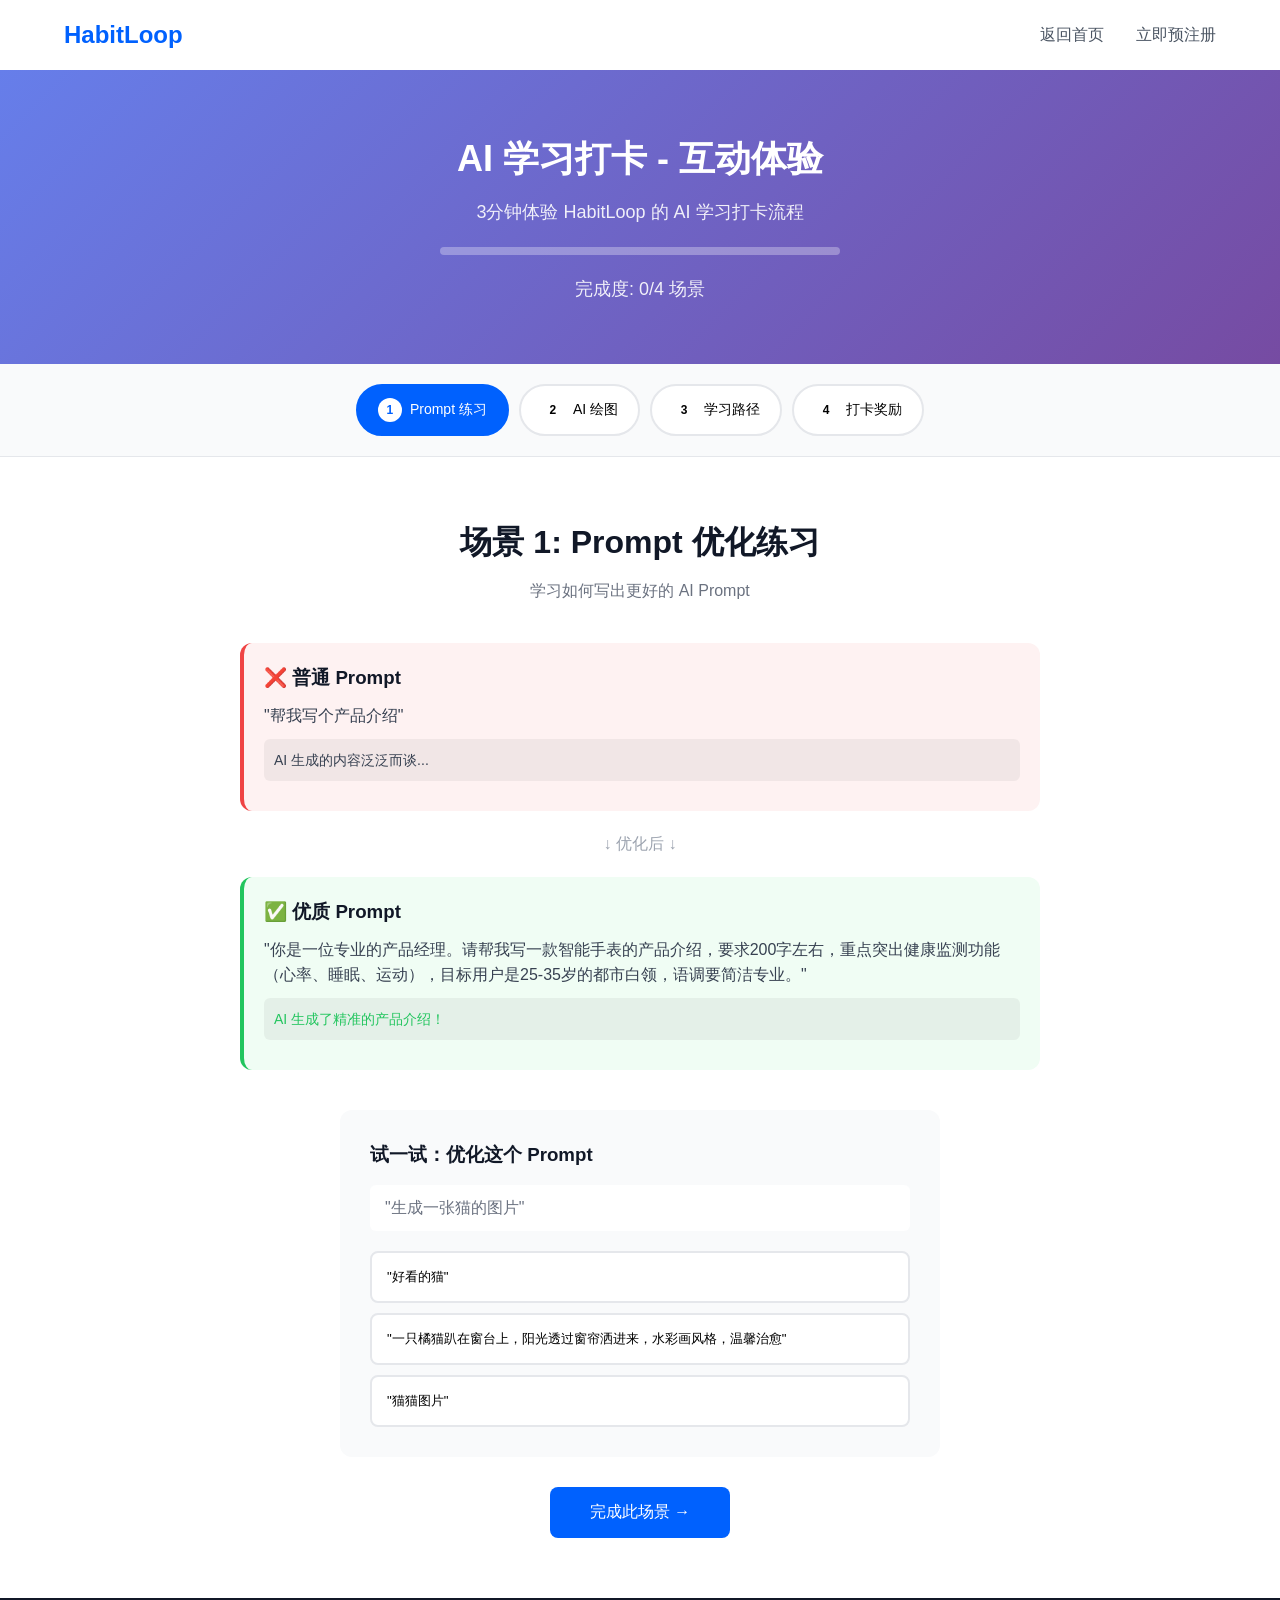
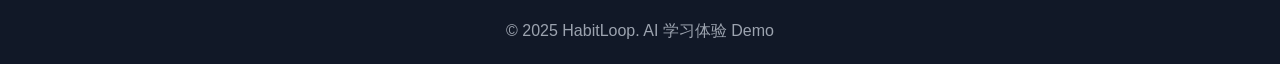
<file: landing-page/ai-demo.html>
<!DOCTYPE html>
<html lang="zh-CN">
<head>
    <meta charset="UTF-8">
    <meta name="viewport" content="width=device-width, initial-scale=1.0">
    <title>AI 学习体验 - HabitLoop</title>
    <link rel="stylesheet" href="css/style.css">
    <link rel="stylesheet" href="css/ai-demo.css">
</head>
<body>
    <!-- 导航栏 -->
    <nav class="navbar">
        <div class="container">
            <div class="nav-brand">
                <a href="index.html" class="logo">HabitLoop</a>
            </div>
            <div class="nav-links">
                <a href="index.html">返回首页</a>
                <a href="index.html#register">立即预注册</a>
            </div>
        </div>
    </nav>

    <!-- 体验页面头部 -->
    <section class="demo-hero">
        <div class="container">
            <h1>AI 学习打卡 - 互动体验</h1>
            <p>3分钟体验 HabitLoop 的 AI 学习打卡流程</p>
            <div class="progress-bar">
                <div class="progress-fill" id="progressFill"></div>
            </div>
            <p class="progress-text">完成度: <span id="progressText">0</span>/4 场景</p>
        </div>
    </section>

    <!-- 场景选择器 -->
    <section class="scene-selector">
        <div class="container">
            <div class="scene-tabs">
                <button class="scene-tab active" data-scene="1">
                    <span class="tab-number">1</span>
                    <span class="tab-title">Prompt 练习</span>
                </button>
                <button class="scene-tab" data-scene="2">
                    <span class="tab-number">2</span>
                    <span class="tab-title">AI 绘图</span>
                </button>
                <button class="scene-tab" data-scene="3">
                    <span class="tab-number">3</span>
                    <span class="tab-title">学习路径</span>
                </button>
                <button class="scene-tab" data-scene="4">
                    <span class="tab-number">4</span>
                    <span class="tab-title">打卡奖励</span>
                </button>
            </div>
        </div>
    </section>

    <!-- 场景 1: Prompt 练习 -->
    <section class="scene active" id="scene1">
        <div class="container">
            <div class="scene-header">
                <h2>场景 1: Prompt 优化练习</h2>
                <p>学习如何写出更好的 AI Prompt</p>
            </div>

            <div class="prompt-demo">
                <div class="prompt-bad">
                    <h3>❌ 普通 Prompt</h3>
                    <p>"帮我写个产品介绍"</p>
                    <p class="result">AI 生成的内容泛泛而谈...</p>
                </div>

                <div class="prompt-arrow">↓ 优化后 ↓</div>

                <div class="prompt-good">
                    <h3>✅ 优质 Prompt</h3>
                    <p>"你是一位专业的产品经理。请帮我写一款智能手表的产品介绍，要求200字左右，重点突出健康监测功能（心率、睡眠、运动），目标用户是25-35岁的都市白领，语调要简洁专业。"</p>
                    <p class="result success">AI 生成了精准的产品介绍！</p>
                </div>
            </div>

            <div class="prompt-practice">
                <h3>试一试：优化这个 Prompt</h3>
                <p class="original">"生成一张猫的图片"</p>
                <div class="practice-options">
                    <button class="option-btn" data-correct="false">
                        "好看的猫"
                    </button>
                    <button class="option-btn" data-correct="true">
                        "一只橘猫趴在窗台上，阳光透过窗帘洒进来，水彩画风格，温馨治愈"
                    </button>
                    <button class="option-btn" data-correct="false">
                        "猫猫图片"
                    </button>
                </div>
                <div class="practice-feedback" id="practiceFeedback"></div>
            </div>

            <button class="complete-btn" data-scene="1">完成此场景 →</button>
        </div>
    </section>

    <!-- 场景 2: AI 绘图 -->
    <section class="scene" id="scene2">
        <div class="container">
            <div class="scene-header">
                <h2>场景 2: AI 绘图体验</h2>
                <p>选择不同风格，看看 AI 如何生成图片</p>
            </div>

            <div class="art-demo">
                <div class="art-input">
                    <h3>输入描述</h3>
                    <p>"一只可爱的猫坐在窗台上"</p>
                </div>

                <div class="art-styles">
                    <h3>选择风格</h3>
                    <div class="style-grid">
                        <div class="style-card" data-style="realistic">
                            <div class="style-preview realistic"></div>
                            <span>写实风</span>
                        </div>
                        <div class="style-card" data-style="anime">
                            <div class="style-preview anime"></div>
                            <span>动漫风</span>
                        </div>
                        <div class="style-card" data-style="watercolor">
                            <div class="style-preview watercolor"></div>
                            <span>水彩风</span>
                        </div>
                        <div class="style-card" data-style="pixel">
                            <div class="style-preview pixel"></div>
                            <span>像素风</span>
                        </div>
                    </div>
                </div>

                <div class="art-result" id="artResult">
                    <p>点击上方风格卡片查看效果</p>
                </div>
            </div>

            <button class="complete-btn" data-scene="2">完成此场景 →</button>
        </div>
    </section>

    <!-- 场景 3: 学习路径 -->
    <section class="scene" id="scene3">
        <div class="container">
            <div class="scene-header">
                <h2>场景 3: 7 周学习路径</h2>
                <p>点击每周查看学习内容</p>
            </div>

            <div class="path-timeline">
                <div class="path-week active" data-week="1">
                    <div class="week-marker">
                        <span class="week-number">1</span>
                        <div class="week-line"></div>
                    </div>
                    <div class="week-content">
                        <h4>第 1-2 周：AI 文字生成入门</h4>
                        <p>学习 ChatGPT 基础使用、Prompt 结构、Claude 对比</p>
                        <ul>
                            <li>Day 1-3: 注册账号，第一次对话</li>
                            <li>Day 4-7: Prompt 入门练习</li>
                            <li>Week 2: Claude 与国产工具体验</li>
                        </ul>
                    </div>
                </div>

                <div class="path-week" data-week="2">
                    <div class="week-marker">
                        <span class="week-number">2</span>
                        <div class="week-line"></div>
                    </div>
                    <div class="week-content">
                        <h4>第 3-5 周：AI 绘图进阶</h4>
                        <p>掌握 Midjourney、Stable Diffusion 基础操作</p>
                        <ul>
                            <li>Week 1: Midjourney 入门</li>
                            <li>Week 2: Prompt 进阶与风格控制</li>
                            <li>Week 3: Stable Diffusion / 国内工具</li>
                        </ul>
                    </div>
                </div>

                <div class="path-week" data-week="3">
                    <div class="week-marker">
                        <span class="week-number">3</span>
                        <div class="week-line"></div>
                    </div>
                    <div class="week-content">
                        <h4>第 6-7 周：AI 工作流实战</h4>
                        <p>组合多个工具，完成实际项目</p>
                        <ul>
                            <li>ChatGPT + Midjourney 组合</li>
                            <li>Claude + Notion 知识库搭建</li>
                            <li>自动化工作流设计</li>
                        </ul>
                    </div>
                </div>
            </div>

            <div class="path-projects">
                <h3>实战项目</h3>
                <div class="project-list">
                    <div class="project-card">
                        <span class="project-icon">🎨</span>
                        <span>生成个人头像</span>
                        <span class="project-difficulty">⭐</span>
                    </div>
                    <div class="project-card">
                        <span class="project-icon">✍️</span>
                        <span>写作助手</span>
                        <span class="project-difficulty">⭐</span>
                    </div>
                    <div class="project-card">
                        <span class="project-icon">📊</span>
                        <span>PPT 自动生成</span>
                        <span class="project-difficulty">⭐⭐</span>
                    </div>
                    <div class="project-card">
                        <span class="project-icon">📚</span>
                        <span>知识库搭建</span>
                        <span class="project-difficulty">⭐⭐⭐</span>
                    </div>
                </div>
            </div>

            <button class="complete-btn" data-scene="3">完成此场景 →</button>
        </div>
    </section>

    <!-- 场景 4: 打卡奖励 -->
    <section class="scene" id="scene4">
        <div class="container">
            <div class="scene-header">
                <h2>场景 4: 打卡与奖励</h2>
                <p>体验每日打卡流程和积分奖励</p>
            </div>

            <div class="checkin-demo">
                <div class="checkin-calendar">
                    <h3>本周打卡记录</h3>
                    <div class="calendar-days">
                        <div class="day checked">
                            <span class="day-name">周一</span>
                            <span class="day-status">✓</span>
                            <span class="day-points">+10</span>
                        </div>
                        <div class="day checked">
                            <span class="day-name">周二</span>
                            <span class="day-status">✓</span>
                            <span class="day-points">+10</span>
                        </div>
                        <div class="day checked">
                            <span class="day-name">周三</span>
                            <span class="day-status">✓</span>
                            <span class="day-points">+20</span>
                            <span class="day-bonus">双倍!</span>
                        </div>
                        <div class="day checked">
                            <span class="day-name">周四</span>
                            <span class="day-status">✓</span>
                            <span class="day-points">+10</span>
                        </div>
                        <div class="day checked">
                            <span class="day-name">周五</span>
                            <span class="day-status">✓</span>
                            <span class="day-points">+10</span>
                        </div>
                        <div class="day pending">
                            <span class="day-name">周六</span>
                            <span class="day-status">待打卡</span>
                            <span class="day-points">+10</span>
                        </div>
                        <div class="day locked">
                            <span class="day-name">周日</span>
                            <span class="day-status">🔒</span>
                            <span class="day-points">+10</span>
                        </div>
                    </div>
                </div>

                <div class="checkin-action">
                    <h3>今日打卡</h3>
                    <p>完成今日学习任务了吗？</p>
                    <div class="task-list">
                        <label class="task-item">
                            <input type="checkbox" id="task1">
                            <span>学习 1 个 AI 工具（15分钟）</span>
                        </label>
                        <label class="task-item">
                            <input type="checkbox" id="task2">
                            <span>完成 3 个 Prompt 练习</span>
                        </label>
                        <label class="task-item">
                            <input type="checkbox" id="task3">
                            <span>在社群分享 1 个作品</span>
                        </label>
                    </div>
                    <button class="checkin-btn" id="checkinBtn">立即打卡</button>
                </div>

                <div class="reward-preview">
                    <h3>本周奖励</h3>
                    <div class="reward-progress">
                        <div class="reward-days">已连续打卡 <strong>5</strong> 天</div>
                        <div class="reward-next">再坚持 2 天解锁：<strong>金色徽章</strong></div>
                    </div>
                    <div class="badges">
                        <div class="badge earned">
                            <span class="badge-icon">🥈</span>
                            <span class="badge-name">银色徽章</span>
                            <span class="badge-status">已获得</span>
                        </div>
                        <div class="badge">
                            <span class="badge-icon grayscale">🥇</span>
                            <span class="badge-name">金色徽章</span>
                            <span class="badge-status">7天解锁</span>
                        </div>
                        <div class="badge">
                            <span class="badge-icon grayscale">💎</span>
                            <span class="badge-name">钻石徽章</span>
                            <span class="badge-status">30天解锁</span>
                        </div>
                    </div>
                </div>
            </div>

            <div class="completion-message" id="completionMessage" style="display: none;">
                <h2>🎉 恭喜完成体验！</h2>
                <p>你已经了解了 HabitLoop AI 学习打卡的核心功能</p>
                <div class="completion-stats">
                    <div class="stat">
                        <span class="stat-value">4</span>
                        <span class="stat-label">场景完成</span>
                    </div>
                    <div class="stat">
                        <span class="stat-value">50</span>
                        <span class="stat-label">体验积分</span>
                    </div>
                    <div class="stat">
                        <span class="stat-value">1</span>
                        <span class="stat-label">获得徽章</span>
                    </div>
                </div>
                <a href="index.html#register" class="btn-large btn-primary">立即预注册，开启真实打卡</a>
            </div>

            <button class="complete-btn" data-scene="4" id="finalCompleteBtn">完成所有场景 →</button>
        </div>
    </section>

    <!-- 页脚 -->
    <footer class="footer demo-footer">
        <div class="container">
            <p>&copy; 2025 HabitLoop. AI 学习体验 Demo</p>
        </div>
    </footer>

    <script src="js/ai-demo.js"></script>
</body>
</html>
</file>
<file: landing-page/css/style.css>
/* === Dropbox Blue 风格设计系统 === */
:root {
    /* 主色调 - Dropbox 蓝 */
    --primary: #0061FE;
    --primary-dark: #0052D9;
    --primary-light: #E8F0FE;

    /* 辅助色 */
    --secondary: #0A2540;
    --accent: #FF6B35;
    --success: #2DCA93;
    --warning: #FFC107;

    /* 中性色 */
    --gray-50: #F9FAFB;
    --gray-100: #F3F4F6;
    --gray-200: #E5E7EB;
    --gray-300: #D1D5DB;
    --gray-400: #9CA3AF;
    --gray-500: #6B7280;
    --gray-600: #4B5563;
    --gray-700: #374151;
    --gray-800: #1F2937;
    --gray-900: #111827;

    /* 背景色 */
    --bg-white: #FFFFFF;
    --bg-light: #F9FAFB;
    --bg-dark: #0A2540;

    /* 阴影 */
    --shadow-sm: 0 1px 2px rgba(0, 0, 0, 0.05);
    --shadow-md: 0 4px 6px rgba(0, 0, 0, 0.07);
    --shadow-lg: 0 10px 15px rgba(0, 0, 0, 0.1);
    --shadow-xl: 0 20px 25px rgba(0, 0, 0, 0.15);

    /* 圆角 */
    --radius-sm: 6px;
    --radius-md: 12px;
    --radius-lg: 20px;
    --radius-xl: 32px;

    /* 间距 */
    --spacing-xs: 8px;
    --spacing-sm: 16px;
    --spacing-md: 24px;
    --spacing-lg: 32px;
    --spacing-xl: 64px;
    --spacing-xxl: 96px;
}

/* === 基础样式 === */
* {
    margin: 0;
    padding: 0;
    box-sizing: border-box;
}

html {
    scroll-behavior: smooth;
}

body {
    font-family: -apple-system, BlinkMacSystemFont, 'SF Pro Display', 'Segoe UI', Roboto, sans-serif;
    color: var(--gray-700);
    line-height: 1.6;
    background: var(--bg-white);
}

.container {
    max-width: 1200px;
    margin: 0 auto;
    padding: 0 var(--spacing-md);
}

h1, h2, h3, h4 {
    color: var(--gray-900);
    font-weight: 600;
}

a {
    text-decoration: none;
    color: inherit;
}

ul {
    list-style: none;
}

/* === 按钮样式（极简版） === */
.btn-primary, .btn-large {
    display: inline-block;
    padding: 12px 24px;
    background: var(--gray-900);
    color: white;
    border-radius: 6px;
    font-weight: 500;
    font-size: 14px;
    border: none;
    cursor: pointer;
    text-decoration: none;
}

.btn-primary:hover, .btn-large:hover {
    background: var(--gray-800);
}
    padding: 16px 36px;
    font-size: 18px;
    border-radius: var(--radius-md);
}

/* === 导航栏 === */
.navbar {
    position: fixed;
    top: 0;
    left: 0;
    right: 0;
    background: rgba(255, 255, 255, 0.95);
    backdrop-filter: blur(10px);
    border-bottom: 1px solid var(--gray-200);
    z-index: 1000;
}

.navbar .container {
    display: flex;
    justify-content: space-between;
    align-items: center;
    padding: var(--spacing-sm) var(--spacing-md);
}

.nav-brand .logo {
    font-size: 24px;
    font-weight: 700;
    color: var(--primary);
}

.nav-links {
    display: flex;
    align-items: center;
    gap: var(--spacing-lg);
}

.nav-links a {
    color: var(--gray-600);
    font-weight: 500;
    transition: color 0.2s;
}

.nav-links a:hover {
    color: var(--primary);
}

/* === Hero 区域（极简版） === */
.hero {
    padding: 120px 0 80px;
    background: white;
}

.hero .container {
    display: grid;
    grid-template-columns: 1fr 1fr;
    gap: 60px;
    align-items: center;
}

.hero h1 {
    font-size: 42px;
    line-height: 1.2;
    margin-bottom: 16px;
    color: var(--gray-900);
    font-weight: 600;
}

.hero-subtitle {
    font-size: 16px;
    color: var(--gray-600);
    margin-bottom: var(--spacing-lg);
}

.hero-cta {
    margin-bottom: var(--spacing-md);
}

.hero-note {
    font-size: 14px;
    color: var(--gray-500);
    margin-top: var(--spacing-xs);
}

.hero-badges {
    display: flex;
    gap: var(--spacing-sm);
    flex-wrap: wrap;
}

.badge {
    background: var(--primary-light);
    color: var(--primary);
    padding: 6px 16px;
    border-radius: 20px;
    font-size: 14px;
    font-weight: 500;
}

/* 手机模型 */
.mockup {
    background: white;
    border-radius: 40px;
    box-shadow: var(--shadow-xl);
    padding: 16px;
    max-width: 320px;
    margin: 0 auto;
    border: 8px solid var(--gray-900);
}

.mockup-header {
    border-bottom: 1px solid var(--gray-200);
    padding-bottom: 12px;
    margin-bottom: 16px;
}

.status-bar {
    height: 24px;
    background: var(--gray-100);
    border-radius: 4px;
}

.mockup-body {
    text-align: center;
    padding: 20px;
}

.progress-ring {
    width: 140px;
    height: 140px;
    border-radius: 50%;
    background: linear-gradient(135deg, var(--primary) 0%, var(--primary-light) 100%);
    display: flex;
    flex-direction: column;
    align-items: center;
    justify-content: center;
    margin: 0 auto 20px;
    color: white;
}

.progress-ring span:first-child {
    font-size: 48px;
    font-weight: 700;
    line-height: 1;
}

.progress-ring .label {
    font-size: 16px;
    opacity: 0.9;
}

.mockup-stats {
    display: grid;
    grid-template-columns: 1fr 1fr;
    gap: 16px;
}

.stat {
    background: var(--gray-100);
    padding: 16px;
    border-radius: var(--radius-md);
}

.stat-value {
    display: block;
    font-size: 28px;
    font-weight: 700;
    color: var(--primary);
}

.stat-label {
    font-size: 12px;
    color: var(--gray-500);
}

/* === 问题与解决方案 === */
.problem-solution {
    padding: var(--spacing-xl) 0;
    background: var(--bg-white);
}

.problem-solution h2 {
    text-align: center;
    margin-bottom: var(--spacing-lg);
    font-size: 36px;
}

.ps-grid {
    display: grid;
    grid-template-columns: repeat(4, 1fr);
    gap: var(--spacing-md);
}

.ps-card {
    background: var(--bg-light);
    padding: var(--spacing-md);
    border-radius: var(--radius-lg);
    text-align: center;
    transition: transform 0.3s, box-shadow 0.3s;
}

.ps-card:hover {
    transform: translateY(-8px);
    box-shadow: var(--shadow-lg);
}

.ps-icon {
    font-size: 40px;
    margin-bottom: var(--spacing-sm);
}

.ps-card h3 {
    font-size: 18px;
    margin-bottom: var(--spacing-xs);
}

/* === 活动展示 === */
.activities {
    padding: var(--spacing-xl) 0;
    background: var(--gray-50);
}

.activities h2 {
    text-align: center;
    margin-bottom: var(--spacing-xs);
    font-size: 36px;
}

.section-subtitle {
    text-align: center;
    color: var(--gray-500);
    margin-bottom: var(--spacing-xl);
}

.activity-grid {
    display: grid;
    grid-template-columns: repeat(3, 1fr);
    gap: var(--spacing-lg);
}

.activity-card {
    background: white;
    padding: var(--spacing-xl) var(--spacing-lg);
    border-radius: var(--radius-lg);
    box-shadow: var(--shadow-sm);
    transition: all 0.3s;
}

.activity-card:hover {
    box-shadow: var(--shadow-xl);
    transform: translateY(-4px);
}

.activity-icon {
    font-size: 56px;
    margin-bottom: var(--spacing-md);
}

.activity-card h3 {
    font-size: 22px;
    margin-bottom: var(--spacing-md);
}

.activity-card ul li {
    padding: 8px 0;
    color: var(--gray-600);
    display: flex;
    align-items: center;
}

.activity-card ul li::before {
    content: '✓';
    color: var(--primary);
    margin-right: 8px;
    font-weight: bold;
}

.demo-link {
    display: inline-flex;
    align-items: center;
    margin-top: var(--spacing-md);
    padding: 10px 20px;
    background: linear-gradient(135deg, #667eea 0%, #764ba2 100%);
    color: white;
    border-radius: var(--radius-sm);
    font-weight: 500;
    font-size: 14px;
    transition: all 0.3s;
}

.demo-link:hover {
    transform: translateY(-2px);
    box-shadow: var(--shadow-md);
}

/* === 核心功能 === */
.features {
    padding: var(--spacing-xl) 0;
}

.features h2 {
    text-align: center;
    margin-bottom: var(--spacing-xl);
    font-size: 36px;
}

.features-list {
    display: flex;
    flex-direction: column;
    gap: var(--spacing-lg);
}

.feature-item {
    display: flex;
    gap: var(--spacing-lg);
    align-items: flex-start;
}

.feature-number {
    width: 60px;
    height: 60px;
    background: var(--primary);
    color: white;
    border-radius: var(--radius-md);
    display: flex;
    align-items: center;
    justify-content: center;
    font-size: 24px;
    font-weight: 700;
    flex-shrink: 0;
}

.feature-content h3 {
    font-size: 22px;
    margin-bottom: var(--spacing-xs);
}

/* === 价格计划 === */
.pricing {
    padding: var(--spacing-xl) 0;
    background: linear-gradient(135deg, #F0F7FF 0%, #FFFFFF 100%);
}

.pricing h2 {
    text-align: center;
    margin-bottom: var(--spacing-xs);
    font-size: 36px;
}

.pricing-grid {
    display: grid;
    grid-template-columns: repeat(3, 1fr);
    gap: var(--spacing-lg);
    margin-top: var(--spacing-xl);
}

/* === 价格计划（极简版） === */
.pricing {
    padding: 60px 0;
    background: var(--gray-50);
}

.pricing h2 {
    text-align: center;
    margin-bottom: 40px;
    font-size: 24px;
}

.pricing-grid {
    display: grid;
    grid-template-columns: repeat(3, 1fr);
    gap: 20px;
    max-width: 900px;
    margin: 0 auto;
}

.pricing-card {
    background: white;
    padding: 24px;
    border-radius: 8px;
    border: 1px solid var(--gray-200);
}

.pricing-card.featured {
    border-color: var(--gray-900);
}

.pricing-card h3 {
    font-size: 16px;
    margin-bottom: 16px;
    color: var(--gray-900);
}

.price {
    margin-bottom: 20px;
}

.amount {
    font-size: 32px;
    font-weight: 600;
    color: var(--gray-900);
}

.period {
    font-size: 14px;
    color: var(--gray-500);
}

.pricing-card ul {
    list-style: none;
    margin-bottom: 20px;
}

.pricing-card ul li {
    padding: 6px 0;
    font-size: 14px;
    color: var(--gray-600);
}

.pricing-card ul li::before {
    content: "✓ ";
    color: var(--gray-900);
}

/* === 注册表单样式（极简版） === */
.register {
    padding: var(--spacing-xl) 0;
    background: var(--bg-white);
}

.register-container {
    max-width: 440px;
    margin: 0 auto;
}

.register-header {
    text-align: center;
    margin-bottom: 32px;
}

.register-header h2 {
    font-size: 24px;
    font-weight: 600;
    margin-bottom: 8px;
    color: var(--gray-900);
}

.register-header p {
    color: var(--gray-500);
    font-size: 14px;
}

/* 表单样式 */
.register-form {
    background: white;
}

.form-group {
    margin-bottom: 20px;
}

.form-group label {
    display: block;
    font-size: 13px;
    font-weight: 500;
    margin-bottom: 6px;
    color: var(--gray-700);
}

.form-group input[type="email"],
.form-group input[type="text"],
.form-group select {
    width: 100%;
    padding: 10px 12px;
    border: 1px solid var(--gray-300);
    border-radius: 6px;
    font-size: 14px;
    transition: border-color 0.15s;
    background: white;
}

.form-group input:focus,
.form-group select:focus {
    outline: none;
    border-color: var(--gray-900);
}

.form-group input::placeholder {
    color: var(--gray-400);
}

/* 简洁的选项样式 */
.simple-checkbox-group {
    display: flex;
    flex-direction: column;
    gap: 8px;
}

.simple-checkbox {
    display: flex;
    align-items: center;
    gap: 10px;
    padding: 10px 12px;
    border: 1px solid var(--gray-200);
    border-radius: 6px;
    cursor: pointer;
    transition: all 0.15s;
}

.simple-checkbox:hover {
    background: var(--gray-50);
}

.simple-checkbox input {
    margin: 0;
}

.simple-checkbox span {
    font-size: 14px;
    color: var(--gray-700);
}

.simple-checkbox input:checked + span {
    color: var(--gray-900);
}

/* 活动选择 - 横向排列 */
.activity-row {
    display: grid;
    grid-template-columns: repeat(3, 1fr);
    gap: 8px;
}

.activity-item {
    display: flex;
    flex-direction: column;
    align-items: center;
    gap: 6px;
    padding: 12px;
    border: 1px solid var(--gray-200);
    border-radius: 6px;
    cursor: pointer;
    text-align: center;
}

.activity-item input {
    display: none;
}

.activity-item span:first-child {
    font-size: 20px;
}

.activity-item span:last-child {
    font-size: 12px;
    color: var(--gray-600);
}

.activity-item:has(input:checked) {
    border-color: var(--gray-900);
    background: var(--gray-50);
}

.activity-item:has(input:checked) span:last-child {
    color: var(--gray-900);
}

/* 预算选择 - 横向排列 */
.budget-row {
    display: grid;
    grid-template-columns: repeat(3, 1fr);
    gap: 8px;
}

.budget-item {
    position: relative;
}

.budget-item input {
    display: none;
}

.budget-label {
    display: block;
    padding: 10px;
    border: 1px solid var(--gray-200);
    border-radius: 6px;
    text-align: center;
    cursor: pointer;
    font-size: 13px;
    color: var(--gray-600);
}

.budget-item input:checked + .budget-label {
    border-color: var(--gray-900);
    background: var(--gray-900);
    color: white;
}

/* 提交按钮 */
.submit-button {
    width: 100%;
    padding: 12px;
    background: var(--gray-900);
    color: white;
    border: none;
    border-radius: 6px;
    font-size: 14px;
    font-weight: 500;
    cursor: pointer;
    margin-top: 24px;
    transition: background-color 0.15s;
}

.submit-button:hover {
    background: var(--gray-800);
}

.form-note {
    text-align: center;
    color: var(--gray-400);
    font-size: 12px;
    margin-top: 12px;
}

/* 成功消息 */
.success-message {
    text-align: center;
    padding: 40px 20px;
}

.success-icon {
    font-size: 48px;
    margin-bottom: 12px;
}

.success-message h3 {
    font-size: 18px;
    font-weight: 600;
    margin-bottom: 6px;
    color: var(--gray-900);
}

.success-message p {
    font-size: 14px;
    color: var(--gray-500);
}

/* 响应式 */
@media (max-width: 768px) {
    .activity-row,
    .budget-row {
        grid-template-columns: 1fr;
    }
}
}

.checkbox,
.radio {
    display: flex;
    align-items: center;
    gap: 8px;
    cursor: pointer;
    padding: 8px 12px;
    border: 1px solid var(--gray-200);
    border-radius: var(--radius-sm);
    transition: all 0.2s;
}

.checkbox:hover,
.radio:hover {
    background: var(--gray-50);
}

.checkbox input,
.radio input {
    margin: 0;
}

.form-note {
    text-align: center;
    color: var(--gray-500);
    font-size: 13px;
    margin-top: var(--spacing-md);
}

/* 成功消息 */
.success-message {
    background: white;
    padding: var(--spacing-xl);
    border-radius: var(--radius-lg);
    box-shadow: var(--shadow-lg);
    text-align: center;
}

.success-icon {
    font-size: 64px;
    margin-bottom: var(--spacing-md);
}

.success-message h3 {
    font-size: 24px;
    margin-bottom: var(--spacing-xs);
}

.hidden {
    display: none;
}

/* === FAQ === */
.faq {
    padding: var(--spacing-xl) 0;
    background: var(--gray-50);
}

.faq h2 {
    text-align: center;
    margin-bottom: var(--spacing-xl);
    font-size: 36px;
}

.faq-list {
    max-width: 700px;
    margin: 0 auto;
}

.faq-item {
    background: white;
    margin-bottom: var(--spacing-sm);
    border-radius: var(--radius-md);
    overflow: hidden;
}

.faq-question {
    padding: var(--spacing-md);
    cursor: pointer;
    font-weight: 500;
    transition: background 0.2s;
}

.faq-question:hover {
    background: var(--gray-50);
}

.faq-answer {
    padding: 0 var(--spacing-md) var(--spacing-md);
    color: var(--gray-600);
    display: none;
}

.faq-item.active .faq-answer {
    display: block;
}

/* === 页脚 === */
.footer {
    background: var(--gray-900);
    color: var(--gray-400);
    padding: var(--spacing-xl) 0 var(--spacing-lg);
}

.footer-content {
    display: grid;
    grid-template-columns: 1fr 2fr;
    gap: var(--spacing-xl);
    margin-bottom: var(--spacing-lg);
}

.footer-brand .logo {
    font-size: 24px;
    font-weight: 700;
    color: white;
    display: block;
    margin-bottom: var(--spacing-xs);
}

.footer-brand p {
    font-size: 14px;
}

.footer-links {
    display: grid;
    grid-template-columns: repeat(3, 1fr);
    gap: var(--spacing-lg);
}

.footer-link-group h4 {
    color: white;
    font-size: 16px;
    margin-bottom: var(--spacing-md);
}

.footer-links a {
    display: block;
    color: var(--gray-400);
    margin-bottom: var(--spacing-xs);
    font-size: 14px;
}

.footer-links a:hover {
    color: white;
}

.footer-bottom {
    border-top: 1px solid var(--gray-700);
    padding-top: var(--spacing-md);
    text-align: center;
    font-size: 14px;
}

/* === 响应式设计 === */
@media (max-width: 768px) {
    .nav-links {
        display: none;
    }

    .hero .container {
        grid-template-columns: 1fr;
        text-align: center;
    }

    .hero h1 {
        font-size: 36px;
    }

    .ps-grid,
    .activity-grid,
    .pricing-grid {
        grid-template-columns: 1fr;
    }

    .register-container {
        grid-template-columns: 1fr;
    }

    .footer-content {
        grid-template-columns: 1fr;
    }

    .footer-links {
        grid-template-columns: repeat(2, 1fr);
    }
}
</file>
<file: landing-page/css/ai-demo.css>
/* === AI Demo 页面样式 === */

:root {
    --primary: #0061FE;
    --primary-dark: #0052D9;
    --success: #2DCA93;
    --warning: #FFC107;
}

/* Demo Hero */
.demo-hero {
    background: linear-gradient(135deg, #667eea 0%, #764ba2 100%);
    color: white;
    padding: 60px 0;
    text-align: center;
}

.demo-hero h1 {
    color: white;
    font-size: 36px;
    margin-bottom: 10px;
}

.demo-hero p {
    font-size: 18px;
    opacity: 0.9;
}

.progress-bar {
    max-width: 400px;
    height: 8px;
    background: rgba(255,255,255,0.3);
    border-radius: 10px;
    margin: 20px auto;
    overflow: hidden;
}

.progress-fill {
    height: 100%;
    background: #2DCA93;
    width: 0%;
    transition: width 0.5s ease;
}

.progress-text {
    font-size: 14px;
    opacity: 0.9;
}

/* 场景选择器 */
.scene-selector {
    background: var(--gray-50);
    padding: 20px 0;
    position: sticky;
    top: 60px;
    z-index: 100;
    border-bottom: 1px solid var(--gray-200);
}

.scene-tabs {
    display: flex;
    justify-content: center;
    gap: 10px;
    flex-wrap: wrap;
}

.scene-tab {
    display: flex;
    align-items: center;
    gap: 8px;
    padding: 12px 20px;
    background: white;
    border: 2px solid var(--gray-200);
    border-radius: 50px;
    cursor: pointer;
    transition: all 0.3s;
    font-size: 14px;
}

.scene-tab:hover {
    border-color: var(--primary);
}

.scene-tab.active {
    background: var(--primary);
    border-color: var(--primary);
    color: white;
}

.tab-number {
    width: 24px;
    height: 24px;
    background: rgba(255,255,255,0.2);
    border-radius: 50%;
    display: flex;
    align-items: center;
    justify-content: center;
    font-size: 12px;
    font-weight: bold;
}

.scene-tab.active .tab-number {
    background: white;
    color: var(--primary);
}

/* 场景容器 */
.scene {
    display: none;
    padding: 60px 0;
}

.scene.active {
    display: block;
}

.scene-header {
    text-align: center;
    margin-bottom: 40px;
}

.scene-header h2 {
    font-size: 32px;
    margin-bottom: 10px;
}

.scene-header p {
    color: var(--gray-500);
}

/* 场景 1: Prompt 练习 */
.prompt-demo {
    max-width: 800px;
    margin: 0 auto 40px;
}

.prompt-bad, .prompt-good {
    padding: 20px;
    border-radius: 12px;
    margin-bottom: 20px;
}

.prompt-bad {
    background: #FEF2F2;
    border-left: 4px solid #EF4444;
}

.prompt-good {
    background: #F0FDF4;
    border-left: 4px solid #22C55E;
}

.prompt-bad h3, .prompt-good h3 {
    margin-bottom: 10px;
}

.prompt-bad p, .prompt-good p {
    margin-bottom: 10px;
}

.result {
    padding: 10px;
    background: rgba(0,0,0,0.05);
    border-radius: 6px;
    font-size: 14px;
}

.result.success {
    color: #22C55E;
    font-weight: 500;
}

.prompt-arrow {
    text-align: center;
    color: var(--gray-400);
    margin: 20px 0;
}

.prompt-practice {
    max-width: 600px;
    margin: 0 auto;
    padding: 30px;
    background: var(--gray-50);
    border-radius: 12px;
}

.prompt-practice h3 {
    margin-bottom: 15px;
}

.prompt-practice .original {
    padding: 10px 15px;
    background: white;
    border-radius: 6px;
    margin-bottom: 20px;
    color: var(--gray-500);
}

.practice-options {
    display: grid;
    gap: 10px;
}

.option-btn {
    padding: 15px;
    background: white;
    border: 2px solid var(--gray-200);
    border-radius: 8px;
    text-align: left;
    cursor: pointer;
    transition: all 0.2s;
}

.option-btn:hover {
    border-color: var(--primary);
}

.option-btn.correct {
    background: #F0FDF4;
    border-color: #22C55E;
}

.option-btn.wrong {
    background: #FEF2F2;
    border-color: #EF4444;
}

.practice-feedback {
    margin-top: 15px;
    padding: 10px;
    border-radius: 6px;
    display: none;
}

.practice-feedback.show {
    display: block;
}

.practice-feedback.success {
    background: #F0FDF4;
    color: #22C55E;
}

.practice-feedback.error {
    background: #FEF2F2;
    color: #EF4444;
}

/* 场景 2: AI 绘图 */
.art-demo {
    max-width: 900px;
    margin: 0 auto;
}

.art-input {
    text-align: center;
    padding: 20px;
    background: var(--gray-50);
    border-radius: 12px;
    margin-bottom: 30px;
}

.art-input h3 {
    margin-bottom: 10px;
}

.art-input p {
    font-size: 18px;
    color: var(--gray-700);
}

.art-styles {
    margin-bottom: 30px;
}

.art-styles h3 {
    text-align: center;
    margin-bottom: 20px;
}

.style-grid {
    display: grid;
    grid-template-columns: repeat(4, 1fr);
    gap: 15px;
}

.style-card {
    text-align: center;
    cursor: pointer;
    padding: 15px;
    background: white;
    border: 2px solid var(--gray-200);
    border-radius: 12px;
    transition: all 0.3s;
}

.style-card:hover {
    border-color: var(--primary);
    transform: translateY(-5px);
}

.style-card.selected {
    border-color: var(--primary);
    box-shadow: 0 4px 20px rgba(0,97,254,0.2);
}

.style-preview {
    width: 100%;
    aspect-ratio: 1;
    border-radius: 8px;
    margin-bottom: 10px;
    display: flex;
    align-items: center;
    justify-content: center;
    font-size: 32px;
}

.style-preview.realistic {
    background: linear-gradient(135deg, #667eea 0%, #764ba2 100%);
}

.style-preview.anime {
    background: linear-gradient(135deg, #f093fb 0%, #f5576c 100%);
}

.style-preview.watercolor {
    background: linear-gradient(135deg, #4facfe 0%, #00f2fe 100%);
}

.style-preview.pixel {
    background: linear-gradient(135deg, #fa709a 0%, #fee140 100%);
    image-rendering: pixelated;
}

.art-result {
    padding: 40px;
    background: var(--gray-50);
    border-radius: 12px;
    text-align: center;
    min-height: 200px;
    display: flex;
    align-items: center;
    justify-content: center;
}

.art-result.has-image {
    background: linear-gradient(135deg, #667eea 0%, #764ba2 100%);
    color: white;
}

.art-result h4 {
    margin-bottom: 10px;
}

/* 场景 3: 学习路径 */
.path-timeline {
    max-width: 700px;
    margin: 0 auto 40px;
}

.path-week {
    display: flex;
    gap: 20px;
    margin-bottom: 30px;
    cursor: pointer;
    padding: 15px;
    border-radius: 12px;
    transition: all 0.3s;
}

.path-week:hover {
    background: var(--gray-50);
}

.path-week.active {
    background: #F0F9FF;
    border: 1px solid #BAE6FD;
}

.week-marker {
    position: relative;
}

.week-number {
    width: 40px;
    height: 40px;
    background: var(--primary);
    color: white;
    border-radius: 50%;
    display: flex;
    align-items: center;
    justify-content: center;
    font-weight: bold;
}

.week-line {
    position: absolute;
    left: 19px;
    top: 40px;
    width: 2px;
    height: calc(100% + 10px);
    background: var(--gray-200);
}

.path-week:last-child .week-line {
    display: none;
}

.week-content h4 {
    color: var(--primary);
    margin-bottom: 5px;
}

.week-content p {
    color: var(--gray-500);
    margin-bottom: 10px;
}

.week-content ul {
    list-style: disc inside;
    color: var(--gray-600);
}

.week-content ul li {
    padding: 5px 0;
}

.path-projects {
    max-width: 600px;
    margin: 0 auto;
}

.path-projects h3 {
    text-align: center;
    margin-bottom: 20px;
}

.project-list {
    display: grid;
    gap: 10px;
}

.project-card {
    display: flex;
    align-items: center;
    gap: 15px;
    padding: 15px;
    background: white;
    border: 1px solid var(--gray-200);
    border-radius: 10px;
    transition: all 0.3s;
}

.project-card:hover {
    border-color: var(--primary);
    transform: translateX(5px);
}

.project-icon {
    font-size: 24px;
}

.project-difficulty {
    margin-left: auto;
    color: var(--warning);
}

/* 场景 4: 打卡奖励 */
.checkin-demo {
    display: grid;
    grid-template-columns: 1fr 1fr;
    gap: 30px;
    max-width: 900px;
    margin: 0 auto;
}

.checkin-calendar {
    background: white;
    border: 1px solid var(--gray-200);
    border-radius: 12px;
    padding: 20px;
}

.checkin-calendar h3 {
    margin-bottom: 15px;
}

.calendar-days {
    display: grid;
    grid-template-columns: repeat(7, 1fr);
    gap: 8px;
}

.day {
    text-align: center;
    padding: 10px 5px;
    border-radius: 8px;
    font-size: 12px;
}

.day.checked {
    background: #F0FDF4;
}

.day.pending {
    background: #FEF3C7;
}

.day.locked {
    background: var(--gray-100);
    opacity: 0.6;
}

.day-name {
    display: block;
    font-weight: 500;
    margin-bottom: 5px;
}

.day-status {
    display: block;
    font-size: 16px;
}

.day-points {
    display: block;
    font-size: 10px;
    color: var(--gray-500);
    margin-top: 3px;
}

.day-bonus {
    display: block;
    font-size: 10px;
    color: #F59E0B;
    font-weight: bold;
}

.checkin-action {
    background: white;
    border: 1px solid var(--gray-200);
    border-radius: 12px;
    padding: 20px;
}

.checkin-action h3 {
    margin-bottom: 10px;
}

.checkin-action > p {
    color: var(--gray-500);
    margin-bottom: 15px;
}

.task-list {
    margin-bottom: 15px;
}

.task-item {
    display: flex;
    align-items: center;
    gap: 10px;
    padding: 10px;
    cursor: pointer;
    border-radius: 6px;
}

.task-item:hover {
    background: var(--gray-50);
}

.task-item input {
    margin: 0;
}

.checkin-btn {
    width: 100%;
    padding: 15px;
    background: var(--primary);
    color: white;
    border: none;
    border-radius: 8px;
    font-size: 16px;
    font-weight: 500;
    cursor: pointer;
    transition: all 0.3s;
}

.checkin-btn:hover {
    background: var(--primary-dark);
}

.checkin-btn:disabled {
    background: var(--gray-300);
    cursor: not-allowed;
}

.reward-preview {
    grid-column: 1 / -1;
    background: white;
    border: 1px solid var(--gray-200);
    border-radius: 12px;
    padding: 20px;
}

.reward-preview h3 {
    margin-bottom: 15px;
}

.reward-progress {
    display: flex;
    justify-content: space-between;
    margin-bottom: 20px;
    padding: 15px;
    background: var(--gray-50);
    border-radius: 8px;
}

.reward-days {
    font-size: 14px;
}

.reward-days strong {
    color: var(--primary);
    font-size: 18px;
}

.reward-next {
    font-size: 14px;
    color: var(--gray-500);
}

.reward-next strong {
    color: #F59E0B;
}

.badges {
    display: flex;
    justify-content: center;
    gap: 30px;
}

.badge {
    text-align: center;
    opacity: 0.5;
}

.badge.earned {
    opacity: 1;
}

.badge-icon {
    font-size: 48px;
    display: block;
    margin-bottom: 5px;
}

.badge-icon.grayscale {
    filter: grayscale(1);
}

.badge-name {
    display: block;
    font-size: 12px;
    font-weight: 500;
}

.badge-status {
    display: block;
    font-size: 11px;
    color: var(--gray-500);
}

/* 完成消息 */
.completion-message {
    text-align: center;
    padding: 40px;
    background: linear-gradient(135deg, #667eea 0%, #764ba2 100%);
    color: white;
    border-radius: 20px;
    margin: 40px 0;
}

.completion-message h2 {
    color: white;
    font-size: 32px;
    margin-bottom: 10px;
}

.completion-stats {
    display: flex;
    justify-content: center;
    gap: 40px;
    margin: 30px 0;
}

.completion-stats .stat {
    text-align: center;
}

.stat-value {
    display: block;
    font-size: 36px;
    font-weight: bold;
}

.stat-label {
    font-size: 14px;
    opacity: 0.9;
}

/* 完成按钮 */
.complete-btn {
    display: block;
    margin: 30px auto 0;
    padding: 15px 40px;
    background: var(--primary);
    color: white;
    border: none;
    border-radius: 8px;
    font-size: 16px;
    font-weight: 500;
    cursor: pointer;
    transition: all 0.3s;
}

.complete-btn:hover {
    background: var(--primary-dark);
    transform: translateX(5px);
}

.demo-footer {
    background: var(--gray-900);
    padding: 20px 0;
    text-align: center;
}

/* 响应式 */
@media (max-width: 768px) {
    .style-grid {
        grid-template-columns: repeat(2, 1fr);
    }

    .checkin-demo {
        grid-template-columns: 1fr;
    }

    .calendar-days {
        grid-template-columns: repeat(4, 1fr);
    }

    .badges {
        gap: 15px;
    }

    .badge-icon {
        font-size: 36px;
    }
}
</file>
